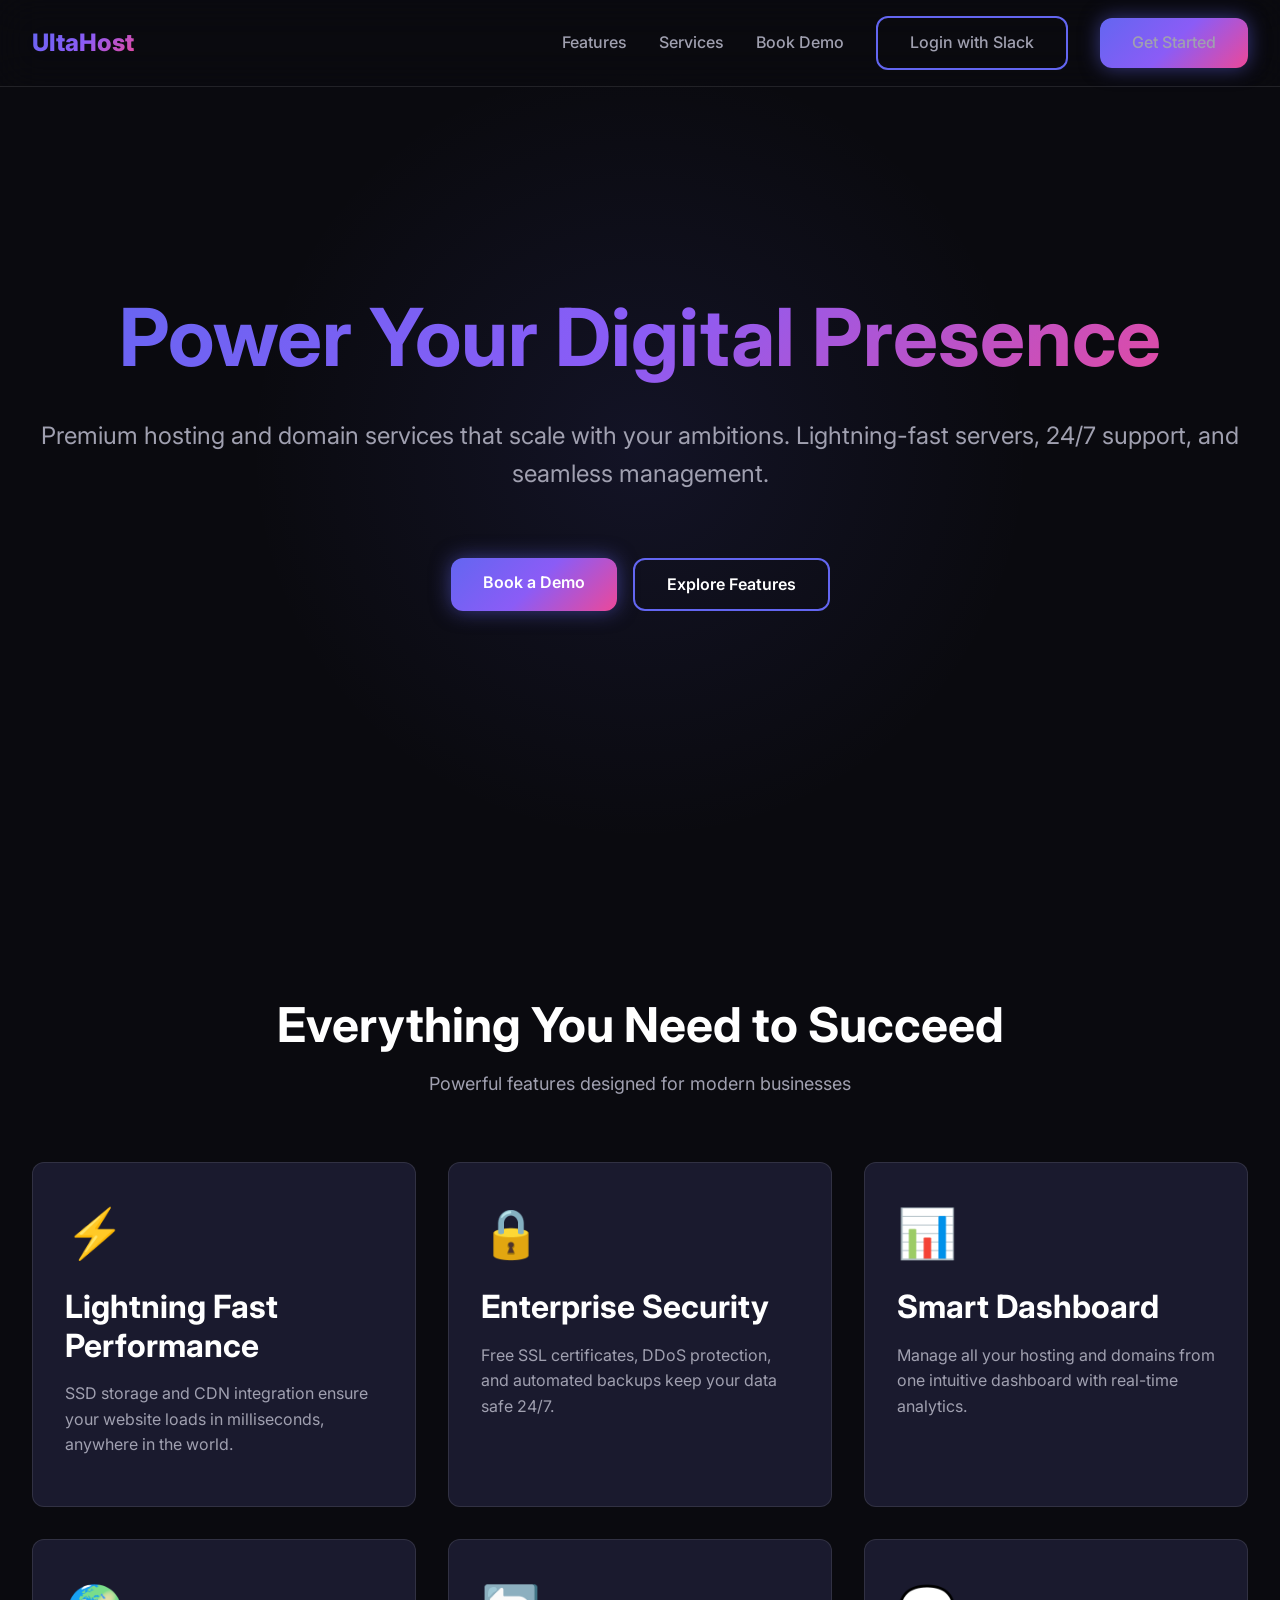
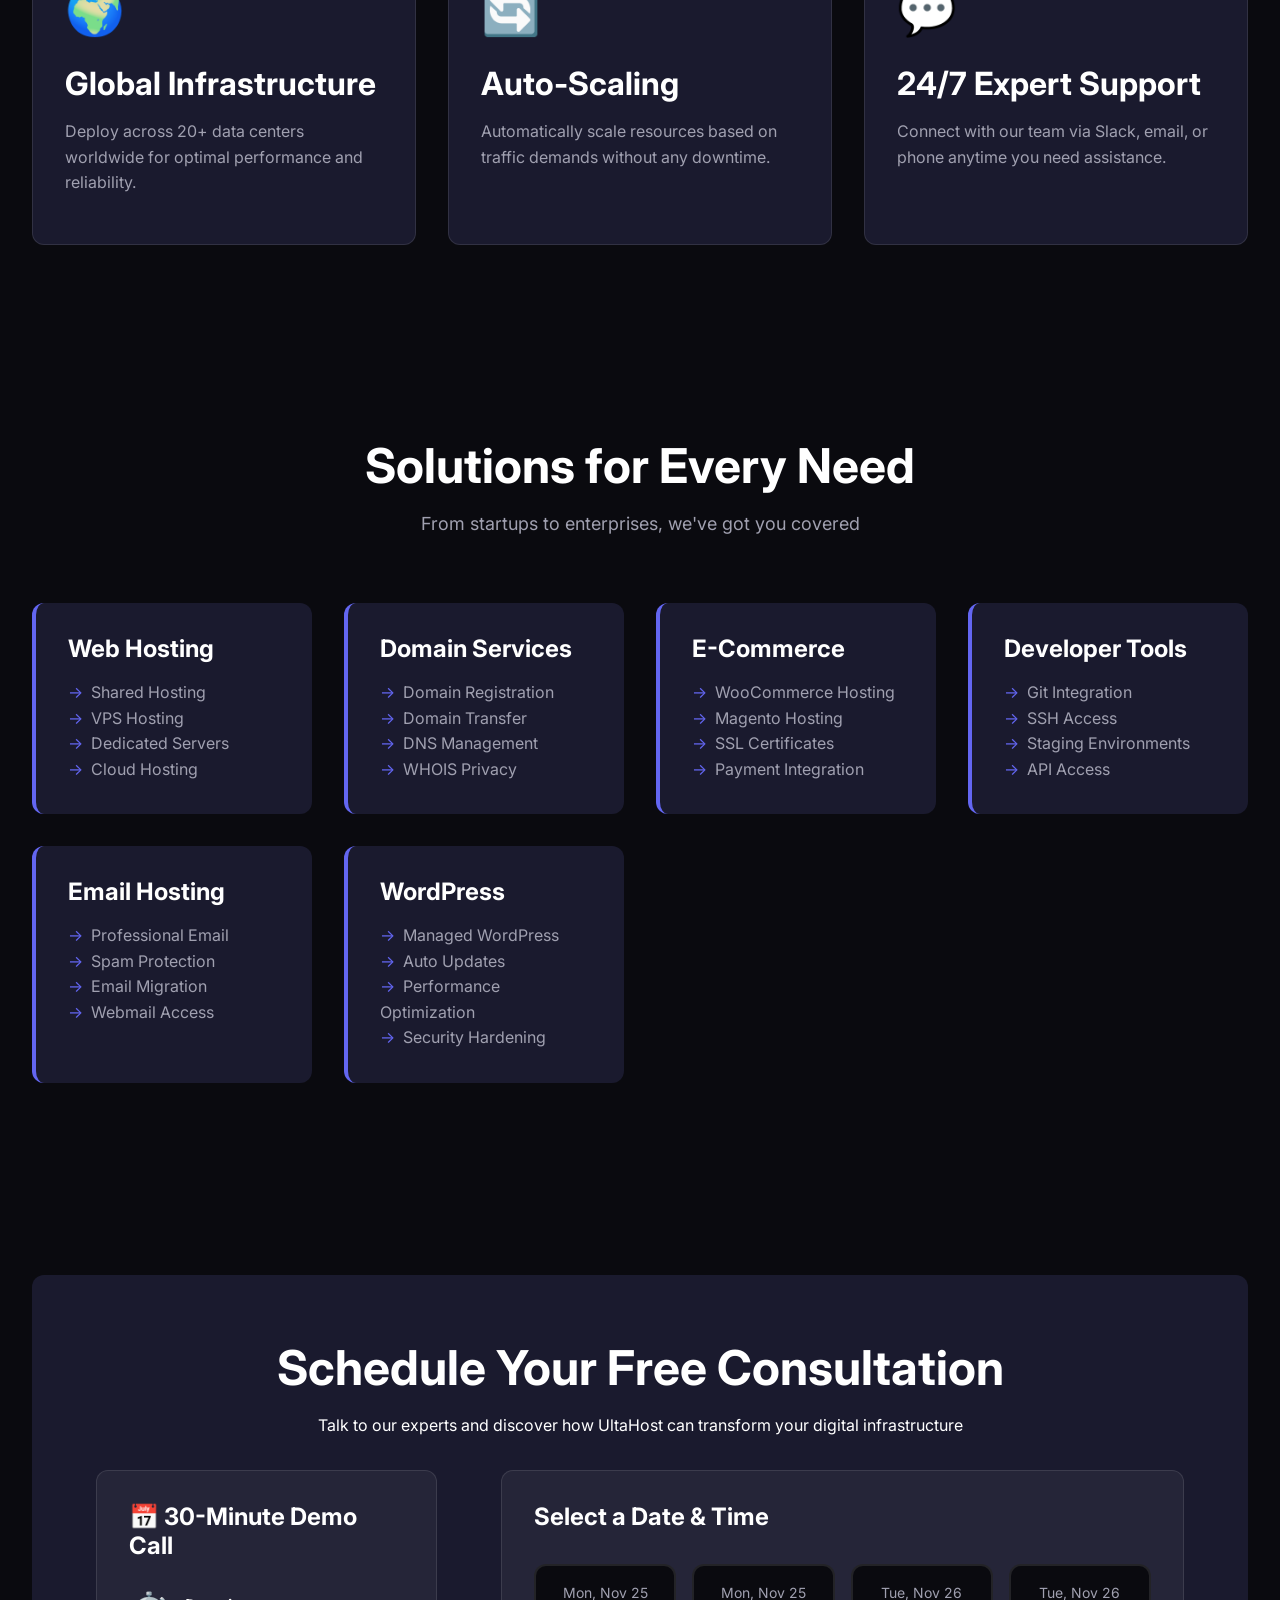
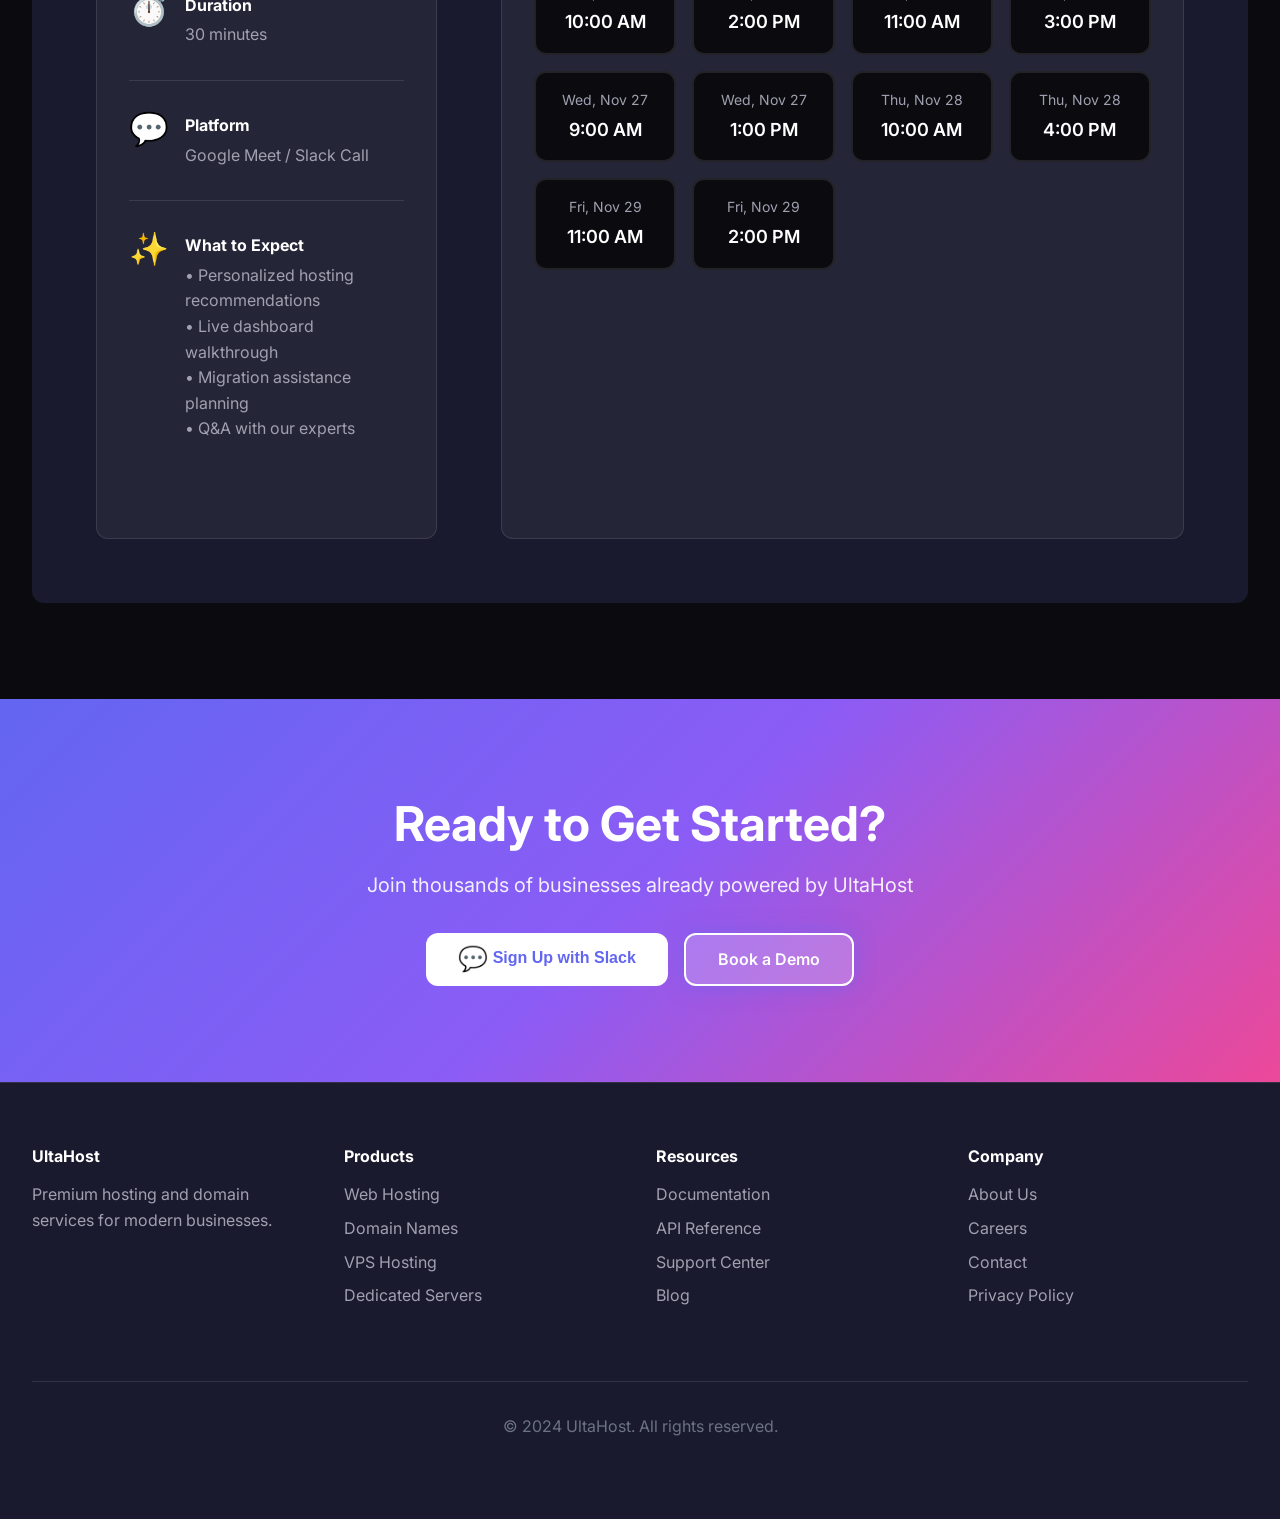
<file: index.html>
<!DOCTYPE html>
<html lang="en">

<head>
    <meta charset="UTF-8">
    <meta name="viewport" content="width=device-width, initial-scale=1.0">
    <title>UltaHost - Premium Hosting & Domain Services | Fast, Reliable, Secure</title>
    <meta name="description"
        content="Get premium hosting and domain services with UltaHost. Fast servers, 24/7 support, and seamless integration. Book a demo today!">
    <link rel="preconnect" href="https://fonts.googleapis.com">
    <link rel="preconnect" href="https://fonts.gstatic.com" crossorigin>
    <link href="https://fonts.googleapis.com/css2?family=Inter:wght@400;500;600;700;800&display=swap" rel="stylesheet">
    <link rel="stylesheet" href="styles.css">
</head>

<body>
    <!-- Navigation -->
    <nav class="navbar" id="navbar">
        <div class="nav-container">
            <div class="logo">UltaHost</div>
            <ul class="nav-links">
                <li><a href="#features">Features</a></li>
                <li><a href="#use-cases">Services</a></li>
                <li><a href="#booking">Book Demo</a></li>
                <li><a href="#" class="btn btn-secondary" id="loginBtn">Login with Slack</a></li>
                <li><a href="#" class="btn btn-primary" id="signupBtn">Get Started</a></li>
            </ul>
        </div>
    </nav>

    <!-- Hero Section -->
    <section class="hero">
        <div class="hero-content">
            <h1>Power Your Digital Presence</h1>
            <p>Premium hosting and domain services that scale with your ambitions. Lightning-fast servers, 24/7 support,
                and seamless management.</p>
            <div class="hero-cta">
                <a href="#booking" class="btn btn-primary">Book a Demo</a>
                <a href="#features" class="btn btn-secondary">Explore Features</a>
            </div>
        </div>
    </section>

    <!-- Features Section -->
    <section id="features">
        <div class="section-header">
            <h2>Everything You Need to Succeed</h2>
            <p>Powerful features designed for modern businesses</p>
        </div>
        <div class="features-grid">
            <div class="feature-card">
                <span class="feature-icon">⚡</span>
                <h3>Lightning Fast Performance</h3>
                <p>SSD storage and CDN integration ensure your website loads in milliseconds, anywhere in the world.</p>
            </div>
            <div class="feature-card">
                <span class="feature-icon">🔒</span>
                <h3>Enterprise Security</h3>
                <p>Free SSL certificates, DDoS protection, and automated backups keep your data safe 24/7.</p>
            </div>
            <div class="feature-card">
                <span class="feature-icon">📊</span>
                <h3>Smart Dashboard</h3>
                <p>Manage all your hosting and domains from one intuitive dashboard with real-time analytics.</p>
            </div>
            <div class="feature-card">
                <span class="feature-icon">🌍</span>
                <h3>Global Infrastructure</h3>
                <p>Deploy across 20+ data centers worldwide for optimal performance and reliability.</p>
            </div>
            <div class="feature-card">
                <span class="feature-icon">🔄</span>
                <h3>Auto-Scaling</h3>
                <p>Automatically scale resources based on traffic demands without any downtime.</p>
            </div>
            <div class="feature-card">
                <span class="feature-icon">💬</span>
                <h3>24/7 Expert Support</h3>
                <p>Connect with our team via Slack, email, or phone anytime you need assistance.</p>
            </div>
        </div>
    </section>

    <!-- Use Cases Section -->
    <section id="use-cases">
        <div class="section-header">
            <h2>Solutions for Every Need</h2>
            <p>From startups to enterprises, we've got you covered</p>
        </div>
        <div class="use-cases-grid">
            <div class="use-case">
                <h3>Web Hosting</h3>
                <ul>
                    <li>Shared Hosting</li>
                    <li>VPS Hosting</li>
                    <li>Dedicated Servers</li>
                    <li>Cloud Hosting</li>
                </ul>
            </div>
            <div class="use-case">
                <h3>Domain Services</h3>
                <ul>
                    <li>Domain Registration</li>
                    <li>Domain Transfer</li>
                    <li>DNS Management</li>
                    <li>WHOIS Privacy</li>
                </ul>
            </div>
            <div class="use-case">
                <h3>E-Commerce</h3>
                <ul>
                    <li>WooCommerce Hosting</li>
                    <li>Magento Hosting</li>
                    <li>SSL Certificates</li>
                    <li>Payment Integration</li>
                </ul>
            </div>
            <div class="use-case">
                <h3>Developer Tools</h3>
                <ul>
                    <li>Git Integration</li>
                    <li>SSH Access</li>
                    <li>Staging Environments</li>
                    <li>API Access</li>
                </ul>
            </div>
            <div class="use-case">
                <h3>Email Hosting</h3>
                <ul>
                    <li>Professional Email</li>
                    <li>Spam Protection</li>
                    <li>Email Migration</li>
                    <li>Webmail Access</li>
                </ul>
            </div>
            <div class="use-case">
                <h3>WordPress</h3>
                <ul>
                    <li>Managed WordPress</li>
                    <li>Auto Updates</li>
                    <li>Performance Optimization</li>
                    <li>Security Hardening</li>
                </ul>
            </div>
        </div>
    </section>

    <!-- Booking Section -->
    <section id="booking">
        <div class="booking-section">
            <h2>Schedule Your Free Consultation</h2>
            <p>Talk to our experts and discover how UltaHost can transform your digital infrastructure</p>
            <div class="booking-interface">
                <div class="booking-grid">
                    <div class="booking-info">
                        <h3>📅 30-Minute Demo Call</h3>
                        <div class="info-item">
                            <span class="info-icon">⏱️</span>
                            <div>
                                <strong>Duration</strong>
                                <p>30 minutes</p>
                            </div>
                        </div>
                        <div class="info-item">
                            <span class="info-icon">💬</span>
                            <div>
                                <strong>Platform</strong>
                                <p>Google Meet / Slack Call</p>
                            </div>
                        </div>
                        <div class="info-item">
                            <span class="info-icon">✨</span>
                            <div>
                                <strong>What to Expect</strong>
                                <p>• Personalized hosting recommendations<br>
                                    • Live dashboard walkthrough<br>
                                    • Migration assistance planning<br>
                                    • Q&A with our experts</p>
                            </div>
                        </div>
                    </div>
                    <div class="booking-calendar">
                        <h3>Select a Date & Time</h3>
                        <div class="time-slots">
                            <div class="time-slot" onclick="selectTimeSlot(this, 'Monday, Nov 25 - 10:00 AM')">
                                <div class="slot-date">Mon, Nov 25</div>
                                <div class="slot-time">10:00 AM</div>
                            </div>
                            <div class="time-slot" onclick="selectTimeSlot(this, 'Monday, Nov 25 - 2:00 PM')">
                                <div class="slot-date">Mon, Nov 25</div>
                                <div class="slot-time">2:00 PM</div>
                            </div>
                            <div class="time-slot" onclick="selectTimeSlot(this, 'Tuesday, Nov 26 - 11:00 AM')">
                                <div class="slot-date">Tue, Nov 26</div>
                                <div class="slot-time">11:00 AM</div>
                            </div>
                            <div class="time-slot" onclick="selectTimeSlot(this, 'Tuesday, Nov 26 - 3:00 PM')">
                                <div class="slot-date">Tue, Nov 26</div>
                                <div class="slot-time">3:00 PM</div>
                            </div>
                            <div class="time-slot" onclick="selectTimeSlot(this, 'Wednesday, Nov 27 - 9:00 AM')">
                                <div class="slot-date">Wed, Nov 27</div>
                                <div class="slot-time">9:00 AM</div>
                            </div>
                            <div class="time-slot" onclick="selectTimeSlot(this, 'Wednesday, Nov 27 - 1:00 PM')">
                                <div class="slot-date">Wed, Nov 27</div>
                                <div class="slot-time">1:00 PM</div>
                            </div>
                            <div class="time-slot" onclick="selectTimeSlot(this, 'Thursday, Nov 28 - 10:00 AM')">
                                <div class="slot-date">Thu, Nov 28</div>
                                <div class="slot-time">10:00 AM</div>
                            </div>
                            <div class="time-slot" onclick="selectTimeSlot(this, 'Thursday, Nov 28 - 4:00 PM')">
                                <div class="slot-date">Thu, Nov 28</div>
                                <div class="slot-time">4:00 PM</div>
                            </div>
                            <div class="time-slot" onclick="selectTimeSlot(this, 'Friday, Nov 29 - 11:00 AM')">
                                <div class="slot-date">Fri, Nov 29</div>
                                <div class="slot-time">11:00 AM</div>
                            </div>
                            <div class="time-slot" onclick="selectTimeSlot(this, 'Friday, Nov 29 - 2:00 PM')">
                                <div class="slot-date">Fri, Nov 29</div>
                                <div class="slot-time">2:00 PM</div>
                            </div>
                        </div>
                        <div class="booking-form" id="bookingForm" style="display: none;">
                            <h4>Confirm Your Booking</h4>
                            <p class="selected-time" id="selectedTime"></p>
                            <input type="text" placeholder="Your Name" class="booking-input" required>
                            <input type="email" placeholder="Your Email" class="booking-input" required>
                            <input type="tel" placeholder="Phone Number (optional)" class="booking-input">
                            <textarea placeholder="Any specific topics you'd like to discuss?" class="booking-input"
                                rows="3"></textarea>
                            <button class="btn btn-primary" style="width: 100%;" onclick="confirmBooking()">Confirm
                                Booking</button>
                        </div>
                    </div>
                </div>
            </div>
        </div>
    </section>

    <!-- CTA Section -->
    <section
        style="text-align: center; padding: 6rem 2rem; background: linear-gradient(135deg, #6366f1 0%, #8b5cf6 50%, #ec4899 100%);">
        <h2 style="font-size: 3rem; margin-bottom: 1rem;">Ready to Get Started?</h2>
        <p style="font-size: 1.25rem; margin-bottom: 2rem; opacity: 0.9;">Join thousands of businesses already powered
            by UltaHost</p>
        <div style="display: flex; gap: 1rem; justify-content: center; flex-wrap: wrap;">
            <button class="btn btn-secondary" id="slackSignupBtn"
                style="background: white; color: #6366f1; border: none;">
                <span style="font-size: 1.5rem; vertical-align: middle;">💬</span> Sign Up with Slack
            </button>
            <a href="#booking" class="btn btn-primary"
                style="background: rgba(255,255,255,0.2); border: 2px solid white;">Book a Demo</a>
        </div>
    </section>

    <!-- Footer -->
    <footer>
        <div class="footer-content">
            <div class="footer-section">
                <h4>UltaHost</h4>
                <p style="color: var(--text-secondary);">Premium hosting and domain services for modern businesses.</p>
            </div>
            <div class="footer-section">
                <h4>Products</h4>
                <ul>
                    <li><a href="#">Web Hosting</a></li>
                    <li><a href="#">Domain Names</a></li>
                    <li><a href="#">VPS Hosting</a></li>
                    <li><a href="#">Dedicated Servers</a></li>
                </ul>
            </div>
            <div class="footer-section">
                <h4>Resources</h4>
                <ul>
                    <li><a href="#">Documentation</a></li>
                    <li><a href="#">API Reference</a></li>
                    <li><a href="#">Support Center</a></li>
                    <li><a href="#">Blog</a></li>
                </ul>
            </div>
            <div class="footer-section">
                <h4>Company</h4>
                <ul>
                    <li><a href="#">About Us</a></li>
                    <li><a href="#">Careers</a></li>
                    <li><a href="#">Contact</a></li>
                    <li><a href="#">Privacy Policy</a></li>
                </ul>
            </div>
        </div>
        <div class="footer-bottom">
            <p>&copy; 2024 UltaHost. All rights reserved.</p>
        </div>
    </footer>

    <!-- Slack Auth Modal -->
    <div class="modal" id="slackModal">
        <div class="modal-content">
            <button class="modal-close" onclick="closeModal()">&times;</button>
            <h2 style="margin-bottom: 1rem;">Connect with Slack</h2>
            <p style="color: var(--text-secondary); margin-bottom: 2rem;">Sign in to access your dashboard and join our
                community workspace</p>
            <button class="btn btn-primary" style="width: 100%; margin-bottom: 1rem;" onclick="handleSlackAuth()">
                <span style="font-size: 1.5rem; vertical-align: middle;">💬</span> Continue with Slack
            </button>
            <p style="font-size: 0.875rem; color: var(--text-muted); text-align: center;">
                By continuing, you agree to our Terms of Service and Privacy Policy
            </p>
        </div>
    </div>

    <script src="script.js"></script>
</body>

</html>
</file>
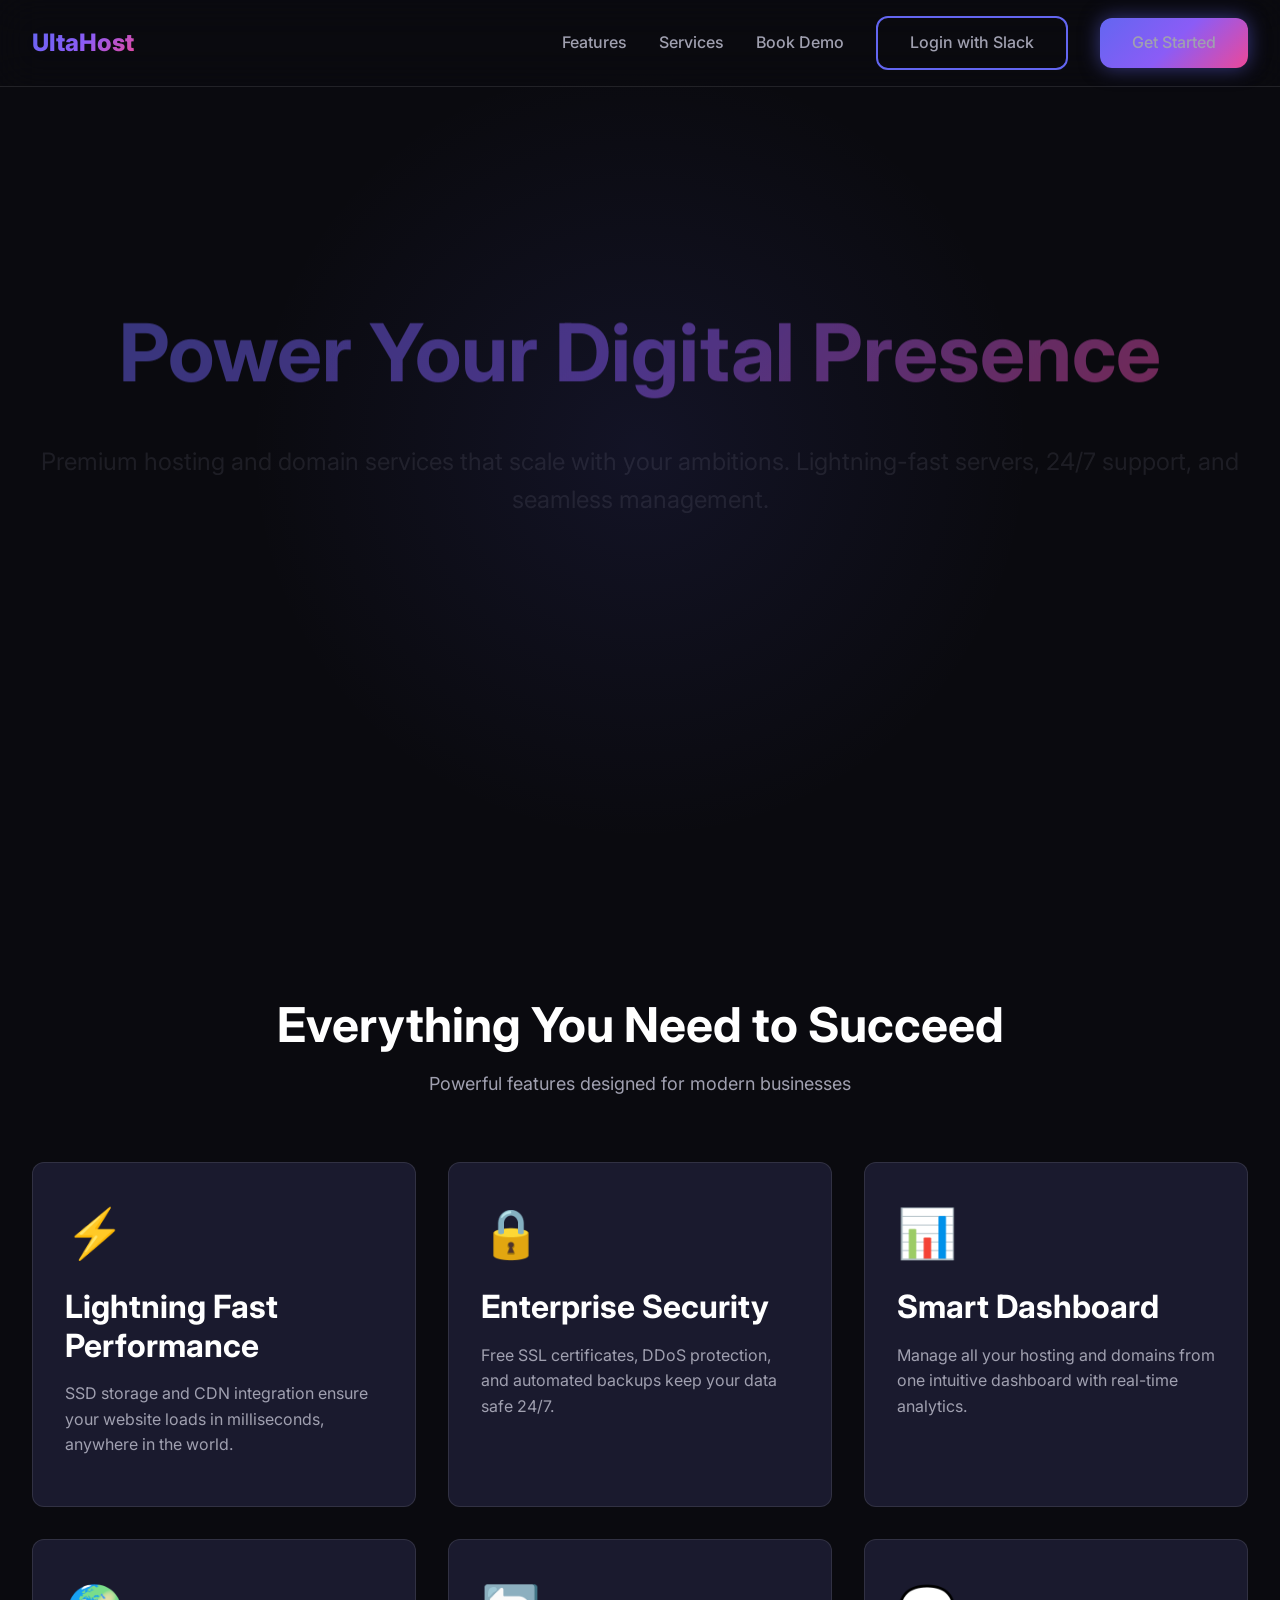
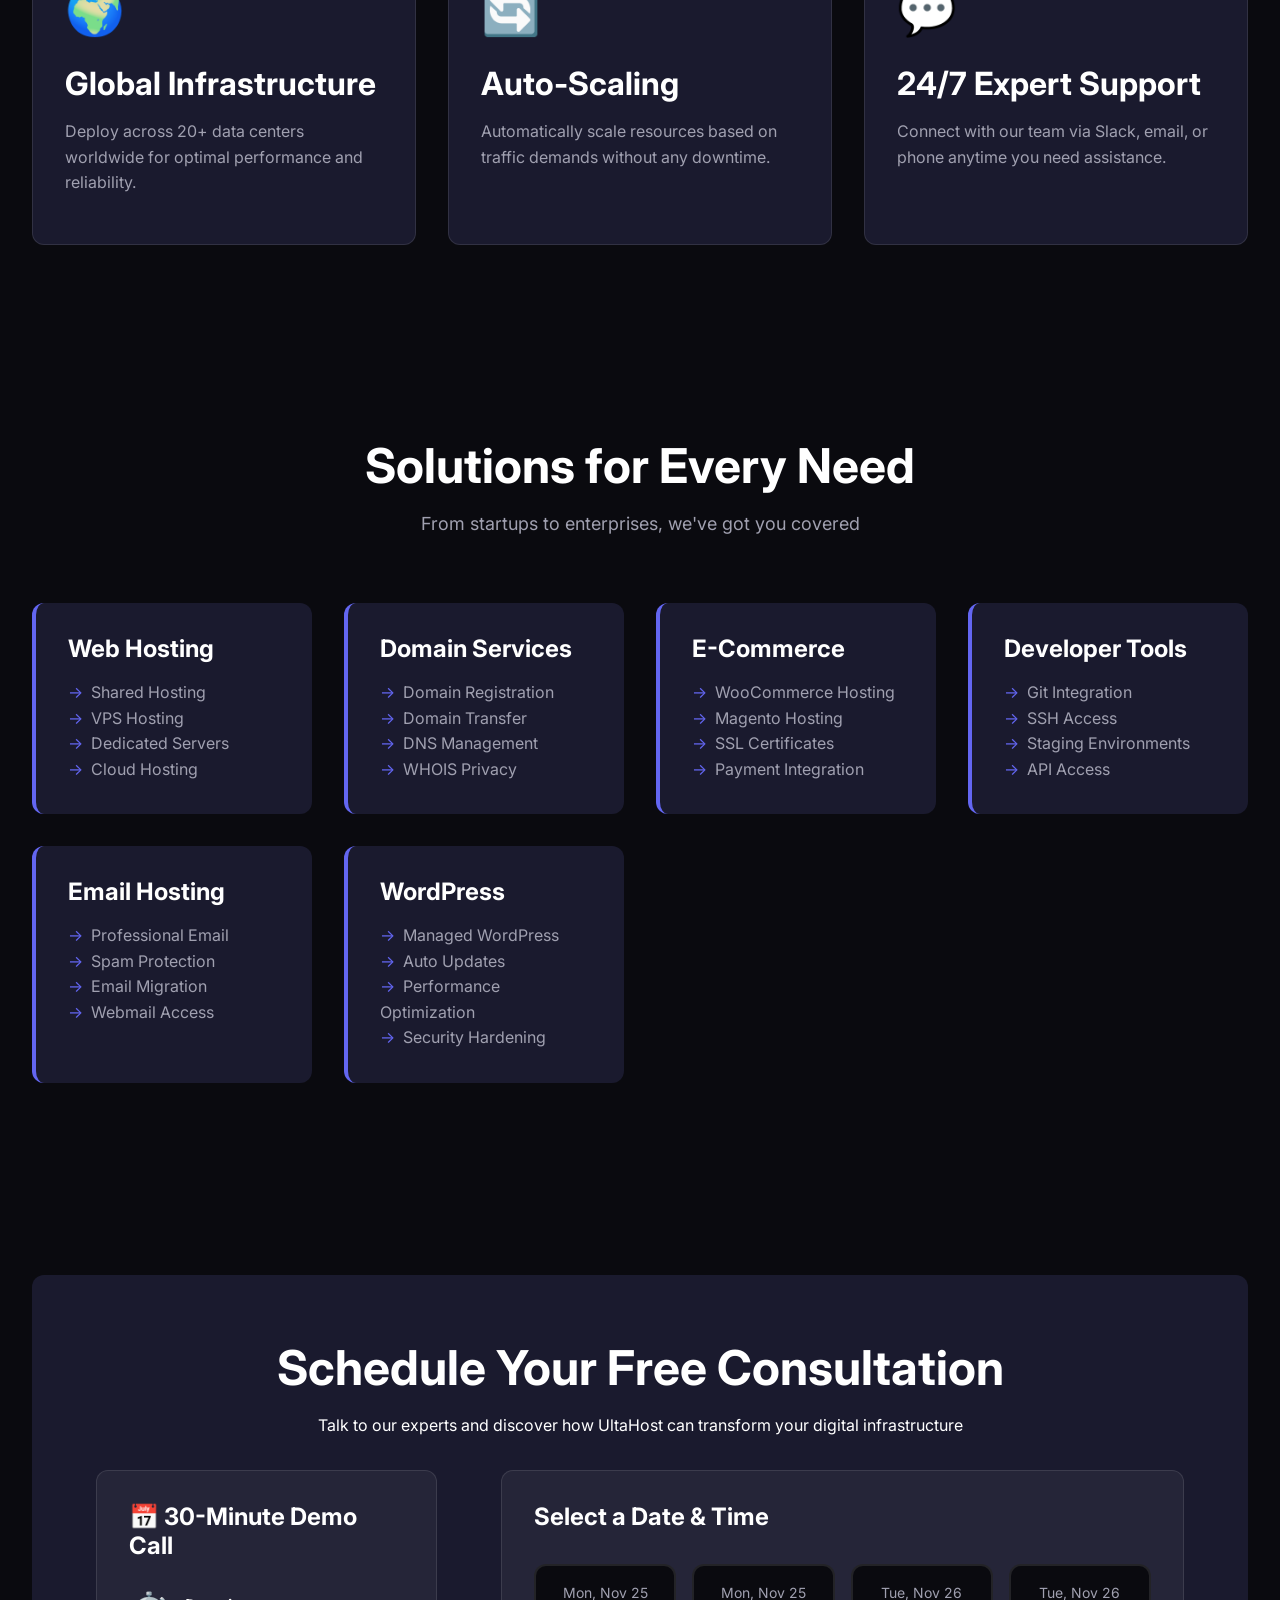
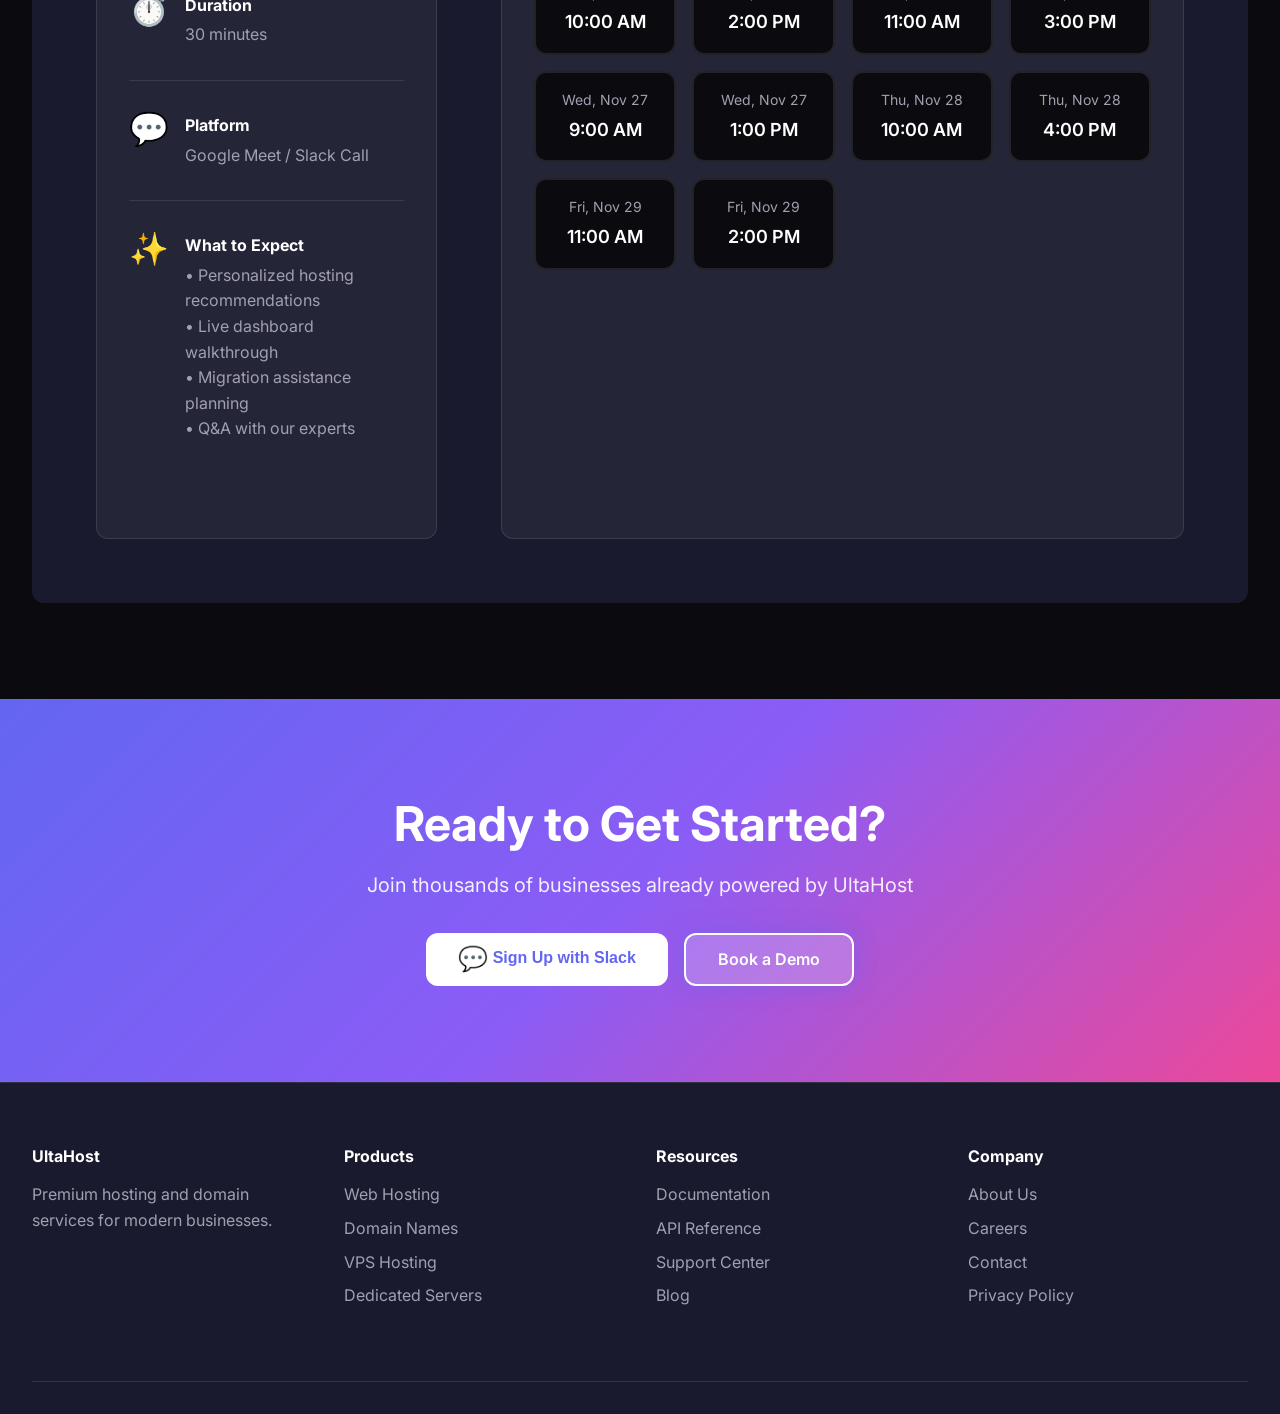
<file: dashboard.html>
<!DOCTYPE html>
<html lang="en">

<head>
    <meta charset="UTF-8">
    <meta name="viewport" content="width=device-width, initial-scale=1.0">
    <title>Dashboard - UltaHost</title>
    <link rel="preconnect" href="https://fonts.googleapis.com">
    <link rel="preconnect" href="https://fonts.gstatic.com" crossorigin>
    <link href="https://fonts.googleapis.com/css2?family=Inter:wght@400;500;600;700;800&display=swap" rel="stylesheet">
    <link rel="stylesheet" href="styles.css">
    <link rel="stylesheet" href="dashboard.css">
</head>

<body>
    <div class="dashboard-container">
        <!-- Sidebar -->
        <aside class="sidebar">
            <div class="sidebar-header">
                <div class="logo">UltaHost</div>
            </div>
            <nav class="sidebar-nav">
                <a href="#" class="nav-item active">
                    <span class="nav-icon">📊</span>
                    <span>Overview</span>
                </a>
                <a href="#" class="nav-item">
                    <span class="nav-icon">🌐</span>
                    <span>Hosting</span>
                </a>
                <a href="#" class="nav-item">
                    <span class="nav-icon">🔗</span>
                    <span>Domains</span>
                </a>
                <a href="#" class="nav-item">
                    <span class="nav-icon">📧</span>
                    <span>Email</span>
                </a>
                <a href="#" class="nav-item">
                    <span class="nav-icon">📈</span>
                    <span>Analytics</span>
                </a>
                <a href="#" class="nav-item">
                    <span class="nav-icon">⚙️</span>
                    <span>Settings</span>
                </a>
            </nav>
            <div class="sidebar-footer">
                <div class="user-profile">
                    <div class="user-avatar">👤</div>
                    <div class="user-info">
                        <div class="user-name" id="userName">Demo User</div>
                        <div class="user-email">demo@ultahost.com</div>
                    </div>
                </div>
                <button class="btn btn-secondary" onclick="logout()"
                    style="width: 100%; margin-top: 1rem;">Logout</button>
            </div>
        </aside>

        <!-- Main Content -->
        <main class="dashboard-main">
            <header class="dashboard-header">
                <div>
                    <h1>Welcome back! 👋</h1>
                    <p style="color: var(--text-secondary);">Here's what's happening with your services</p>
                </div>
                <button class="btn btn-primary">+ New Service</button>
            </header>

            <!-- Stats Grid -->
            <div class="stats-grid">
                <div class="stat-card">
                    <div class="stat-icon">🌐</div>
                    <div class="stat-content">
                        <div class="stat-label">Active Websites</div>
                        <div class="stat-value">12</div>
                        <div class="stat-change positive">+2 this month</div>
                    </div>
                </div>
                <div class="stat-card">
                    <div class="stat-icon">🔗</div>
                    <div class="stat-content">
                        <div class="stat-label">Domains</div>
                        <div class="stat-value">8</div>
                        <div class="stat-change">3 expiring soon</div>
                    </div>
                </div>
                <div class="stat-card">
                    <div class="stat-icon">📊</div>
                    <div class="stat-content">
                        <div class="stat-label">Total Visitors</div>
                        <div class="stat-value">45.2K</div>
                        <div class="stat-change positive">+12.5% vs last month</div>
                    </div>
                </div>
                <div class="stat-card">
                    <div class="stat-icon">⚡</div>
                    <div class="stat-content">
                        <div class="stat-label">Uptime</div>
                        <div class="stat-value">99.9%</div>
                        <div class="stat-change positive">All systems operational</div>
                    </div>
                </div>
            </div>

            <!-- Services Section -->
            <section class="dashboard-section">
                <div class="section-header">
                    <h2>Your Hosting Services</h2>
                    <a href="#" class="btn btn-secondary">View All</a>
                </div>
                <div class="services-grid">
                    <div class="service-card">
                        <div class="service-header">
                            <div>
                                <h3>mywebsite.com</h3>
                                <p class="service-type">Shared Hosting</p>
                            </div>
                            <span class="status-badge active">Active</span>
                        </div>
                        <div class="service-stats">
                            <div class="service-stat">
                                <span class="stat-label">Storage</span>
                                <div class="progress-bar">
                                    <div class="progress-fill" style="width: 45%"></div>
                                </div>
                                <span class="stat-value">4.5 GB / 10 GB</span>
                            </div>
                            <div class="service-stat">
                                <span class="stat-label">Bandwidth</span>
                                <div class="progress-bar">
                                    <div class="progress-fill" style="width: 32%"></div>
                                </div>
                                <span class="stat-value">32 GB / 100 GB</span>
                            </div>
                        </div>
                        <div class="service-actions">
                            <button class="btn btn-secondary">Manage</button>
                            <button class="btn btn-secondary">Analytics</button>
                        </div>
                    </div>

                    <div class="service-card">
                        <div class="service-header">
                            <div>
                                <h3>shop.example.com</h3>
                                <p class="service-type">VPS Hosting</p>
                            </div>
                            <span class="status-badge active">Active</span>
                        </div>
                        <div class="service-stats">
                            <div class="service-stat">
                                <span class="stat-label">CPU Usage</span>
                                <div class="progress-bar">
                                    <div class="progress-fill" style="width: 28%"></div>
                                </div>
                                <span class="stat-value">28%</span>
                            </div>
                            <div class="service-stat">
                                <span class="stat-label">Memory</span>
                                <div class="progress-bar">
                                    <div class="progress-fill" style="width: 56%"></div>
                                </div>
                                <span class="stat-value">2.8 GB / 5 GB</span>
                            </div>
                        </div>
                        <div class="service-actions">
                            <button class="btn btn-secondary">Manage</button>
                            <button class="btn btn-secondary">Analytics</button>
                        </div>
                    </div>
                </div>
            </section>

            <!-- Domains Section -->
            <section class="dashboard-section">
                <div class="section-header">
                    <h2>Your Domains</h2>
                    <a href="#" class="btn btn-secondary">Register New</a>
                </div>
                <div class="table-container">
                    <table class="data-table">
                        <thead>
                            <tr>
                                <th>Domain</th>
                                <th>Status</th>
                                <th>Expiry Date</th>
                                <th>Auto-Renew</th>
                                <th>Actions</th>
                            </tr>
                        </thead>
                        <tbody>
                            <tr>
                                <td><strong>mywebsite.com</strong></td>
                                <td><span class="status-badge active">Active</span></td>
                                <td>Dec 15, 2025</td>
                                <td><span class="badge-success">Enabled</span></td>
                                <td><a href="#" class="link-primary">Manage</a></td>
                            </tr>
                            <tr>
                                <td><strong>example.net</strong></td>
                                <td><span class="status-badge active">Active</span></td>
                                <td>Jan 22, 2026</td>
                                <td><span class="badge-success">Enabled</span></td>
                                <td><a href="#" class="link-primary">Manage</a></td>
                            </tr>
                            <tr>
                                <td><strong>shop.example.com</strong></td>
                                <td><span class="status-badge warning">Expiring Soon</span></td>
                                <td>Nov 30, 2024</td>
                                <td><span class="badge-warning">Disabled</span></td>
                                <td><a href="#" class="link-primary">Renew Now</a></td>
                            </tr>
                        </tbody>
                    </table>
                </div>
            </section>

            <!-- Quick Actions -->
            <section class="dashboard-section">
                <h2>Quick Actions</h2>
                <div class="quick-actions-grid">
                    <div class="action-card">
                        <span class="action-icon">🚀</span>
                        <h3>Deploy Website</h3>
                        <p>Launch a new website in minutes</p>
                    </div>
                    <div class="action-card">
                        <span class="action-icon">🔍</span>
                        <h3>Search Domains</h3>
                        <p>Find your perfect domain name</p>
                    </div>
                    <div class="action-card">
                        <span class="action-icon">📧</span>
                        <h3>Setup Email</h3>
                        <p>Create professional email accounts</p>
                    </div>
                    <div class="action-card">
                        <span class="action-icon">💬</span>
                        <h3>Contact Support</h3>
                        <p>Get help from our expert team</p>
                    </div>
                </div>
            </section>
        </main>
    </div>

    <script>
        // Check authentication
        window.addEventListener('load', () => {
            const isAuthenticated = localStorage.getItem('slackAuth');
            if (!isAuthenticated) {
                window.location.href = 'index.html';
            }

            // Set user name
            const userName = localStorage.getItem('userName');
            if (userName) {
                document.getElementById('userName').textContent = userName;
            }
        });

        // Logout function
        function logout() {
            localStorage.removeItem('slackAuth');
            localStorage.removeItem('userName');
            window.location.href = 'index.html';
        }

        // Sidebar navigation
        document.querySelectorAll('.nav-item').forEach(item => {
            item.addEventListener('click', (e) => {
                e.preventDefault();
                document.querySelectorAll('.nav-item').forEach(i => i.classList.remove('active'));
                item.classList.add('active');
            });
        });
    </script>
</body>

</html>
</file>
<file: styles.css>
/* ===== CSS VARIABLES & DESIGN SYSTEM ===== */
:root {
    /* Colors */
    --bg-primary: #0a0a0f;
    --bg-secondary: #1a1a2e;
    --bg-tertiary: #16213e;
    --accent-primary: #6366f1;
    --accent-secondary: #8b5cf6;
    --accent-gradient: linear-gradient(135deg, #6366f1 0%, #8b5cf6 50%, #ec4899 100%);
    --text-primary: #ffffff;
    --text-secondary: #a0a0b0;
    --text-muted: #6b7280;

    /* Spacing */
    --spacing-xs: 0.5rem;
    --spacing-sm: 1rem;
    --spacing-md: 2rem;
    --spacing-lg: 4rem;
    --spacing-xl: 6rem;

    /* Typography */
    --font-primary: 'Inter', -apple-system, BlinkMacSystemFont, 'Segoe UI', sans-serif;
    --font-size-xs: 0.875rem;
    --font-size-sm: 1rem;
    --font-size-md: 1.125rem;
    --font-size-lg: 1.5rem;
    --font-size-xl: 2rem;
    --font-size-2xl: 3rem;
    --font-size-3xl: 4rem;

    /* Effects */
    --border-radius: 12px;
    --transition: all 0.3s cubic-bezier(0.4, 0, 0.2, 1);
    --shadow-sm: 0 2px 8px rgba(0, 0, 0, 0.1);
    --shadow-md: 0 4px 16px rgba(0, 0, 0, 0.2);
    --shadow-lg: 0 8px 32px rgba(0, 0, 0, 0.3);
    --glow: 0 0 20px rgba(99, 102, 241, 0.5);
}

/* ===== RESET & BASE ===== */
* {
    margin: 0;
    padding: 0;
    box-sizing: border-box;
}

html {
    scroll-behavior: smooth;
}

body {
    font-family: var(--font-primary);
    background: var(--bg-primary);
    color: var(--text-primary);
    line-height: 1.6;
    overflow-x: hidden;
}

/* ===== TYPOGRAPHY ===== */
h1,
h2,
h3,
h4,
h5,
h6 {
    font-weight: 700;
    line-height: 1.2;
    margin-bottom: var(--spacing-sm);
}

h1 {
    font-size: var(--font-size-3xl);
}

h2 {
    font-size: var(--font-size-2xl);
}

h3 {
    font-size: var(--font-size-xl);
}

p {
    margin-bottom: var(--spacing-sm);
}

a {
    color: var(--accent-primary);
    text-decoration: none;
    transition: var(--transition);
}

a:hover {
    color: var(--accent-secondary);
}

/* ===== NAVIGATION ===== */
.navbar {
    position: fixed;
    top: 0;
    width: 100%;
    background: rgba(10, 10, 15, 0.8);
    backdrop-filter: blur(20px);
    border-bottom: 1px solid rgba(255, 255, 255, 0.1);
    padding: 1rem 0;
    z-index: 1000;
    transition: var(--transition);
}

.navbar.scrolled {
    background: rgba(10, 10, 15, 0.95);
    box-shadow: var(--shadow-md);
}

.nav-container {
    max-width: 1400px;
    margin: 0 auto;
    padding: 0 var(--spacing-md);
    display: flex;
    justify-content: space-between;
    align-items: center;
}

.logo {
    font-size: 1.5rem;
    font-weight: 800;
    background: var(--accent-gradient);
    -webkit-background-clip: text;
    -webkit-text-fill-color: transparent;
    background-clip: text;
}

.nav-links {
    display: flex;
    gap: var(--spacing-md);
    list-style: none;
    align-items: center;
}

.nav-links a {
    color: var(--text-secondary);
    font-weight: 500;
    transition: var(--transition);
}

.nav-links a:hover {
    color: var(--text-primary);
}

/* ===== BUTTONS ===== */
.btn {
    padding: 0.75rem 2rem;
    border-radius: var(--border-radius);
    font-weight: 600;
    cursor: pointer;
    transition: var(--transition);
    border: none;
    font-size: var(--font-size-sm);
    display: inline-block;
}

.btn-primary {
    background: var(--accent-gradient);
    color: white;
    box-shadow: var(--glow);
}

.btn-primary:hover {
    transform: translateY(-2px);
    box-shadow: 0 0 30px rgba(99, 102, 241, 0.7);
}

.btn-secondary {
    background: transparent;
    color: var(--text-primary);
    border: 2px solid var(--accent-primary);
}

.btn-secondary:hover {
    background: var(--accent-primary);
    transform: translateY(-2px);
}

/* ===== HERO SECTION ===== */
.hero {
    min-height: 100vh;
    display: flex;
    align-items: center;
    justify-content: center;
    position: relative;
    overflow: hidden;
    padding: var(--spacing-xl) var(--spacing-md);
    background: radial-gradient(circle at 50% 50%, rgba(99, 102, 241, 0.1) 0%, transparent 50%);
}

.hero-content {
    max-width: 1200px;
    text-align: center;
    z-index: 2;
}

.hero h1 {
    font-size: clamp(2.5rem, 8vw, 5rem);
    margin-bottom: var(--spacing-md);
    background: var(--accent-gradient);
    -webkit-background-clip: text;
    -webkit-text-fill-color: transparent;
    background-clip: text;
    animation: fadeInUp 0.8s ease-out;
}

.hero p {
    font-size: var(--font-size-lg);
    color: var(--text-secondary);
    margin-bottom: var(--spacing-lg);
    animation: fadeInUp 0.8s ease-out 0.2s backwards;
}

.hero-cta {
    display: flex;
    gap: var(--spacing-sm);
    justify-content: center;
    flex-wrap: wrap;
    animation: fadeInUp 0.8s ease-out 0.4s backwards;
}

/* ===== SECTIONS ===== */
section {
    padding: var(--spacing-xl) var(--spacing-md);
    max-width: 1400px;
    margin: 0 auto;
}

.section-header {
    text-align: center;
    margin-bottom: var(--spacing-lg);
}

.section-header h2 {
    margin-bottom: var(--spacing-sm);
}

.section-header p {
    color: var(--text-secondary);
    font-size: var(--font-size-md);
}

/* ===== FEATURES GRID ===== */
.features-grid {
    display: grid;
    grid-template-columns: repeat(auto-fit, minmax(300px, 1fr));
    gap: var(--spacing-md);
    margin-top: var(--spacing-lg);
}

.feature-card {
    background: var(--bg-secondary);
    padding: var(--spacing-md);
    border-radius: var(--border-radius);
    border: 1px solid rgba(255, 255, 255, 0.1);
    transition: var(--transition);
    position: relative;
    overflow: hidden;
}

.feature-card::before {
    content: '';
    position: absolute;
    top: 0;
    left: 0;
    width: 100%;
    height: 100%;
    background: var(--accent-gradient);
    opacity: 0;
    transition: var(--transition);
}

.feature-card:hover {
    transform: translateY(-5px);
    border-color: var(--accent-primary);
}

.feature-card:hover::before {
    opacity: 0.1;
}

.feature-icon {
    font-size: 3rem;
    margin-bottom: var(--spacing-sm);
    display: block;
}

.feature-card h3 {
    position: relative;
    z-index: 1;
}

.feature-card p {
    color: var(--text-secondary);
    position: relative;
    z-index: 1;
}

/* ===== USE CASES ===== */
.use-cases-grid {
    display: grid;
    grid-template-columns: repeat(auto-fit, minmax(250px, 1fr));
    gap: var(--spacing-md);
}

.use-case {
    background: var(--bg-secondary);
    padding: var(--spacing-md);
    border-radius: var(--border-radius);
    border-left: 4px solid var(--accent-primary);
}

.use-case h3 {
    font-size: var(--font-size-lg);
    margin-bottom: var(--spacing-sm);
}

.use-case ul {
    list-style: none;
    color: var(--text-secondary);
}

.use-case li::before {
    content: "→";
    color: var(--accent-primary);
    margin-right: var(--spacing-xs);
}

/* ===== BOOKING SECTION ===== */
.booking-section {
    background: var(--bg-secondary);
    border-radius: var(--border-radius);
    padding: var(--spacing-lg);
    text-align: center;
}

.booking-interface {
    margin-top: var(--spacing-md);
}

.booking-grid {
    display: grid;
    grid-template-columns: 1fr 2fr;
    gap: var(--spacing-lg);
    text-align: left;
    max-width: 1200px;
    margin: 0 auto;
}

.booking-info {
    background: rgba(255, 255, 255, 0.05);
    padding: var(--spacing-md);
    border-radius: var(--border-radius);
    border: 1px solid rgba(255, 255, 255, 0.1);
}

.booking-info h3 {
    font-size: var(--font-size-lg);
    margin-bottom: var(--spacing-md);
}

.info-item {
    display: flex;
    gap: var(--spacing-sm);
    margin-bottom: var(--spacing-md);
    padding-bottom: var(--spacing-md);
    border-bottom: 1px solid rgba(255, 255, 255, 0.1);
}

.info-item:last-child {
    border-bottom: none;
}

.info-icon {
    font-size: 2rem;
    line-height: 1;
}

.info-item strong {
    display: block;
    margin-bottom: 0.25rem;
    color: var(--text-primary);
}

.info-item p {
    color: var(--text-secondary);
    font-size: var(--font-size-sm);
    margin: 0;
    line-height: 1.6;
}

.booking-calendar {
    background: rgba(255, 255, 255, 0.05);
    padding: var(--spacing-md);
    border-radius: var(--border-radius);
    border: 1px solid rgba(255, 255, 255, 0.1);
}

.booking-calendar h3 {
    font-size: var(--font-size-lg);
    margin-bottom: var(--spacing-md);
}

.time-slots {
    display: grid;
    grid-template-columns: repeat(auto-fill, minmax(140px, 1fr));
    gap: var(--spacing-sm);
    margin-bottom: var(--spacing-md);
}

.time-slot {
    background: var(--bg-primary);
    padding: var(--spacing-sm);
    border-radius: var(--border-radius);
    border: 2px solid rgba(255, 255, 255, 0.1);
    cursor: pointer;
    transition: var(--transition);
    text-align: center;
}

.time-slot:hover {
    border-color: var(--accent-primary);
    transform: translateY(-2px);
}

.time-slot.selected {
    border-color: var(--accent-primary);
    background: linear-gradient(135deg, rgba(99, 102, 241, 0.2) 0%, rgba(139, 92, 246, 0.2) 100%);
}

.slot-date {
    font-size: var(--font-size-xs);
    color: var(--text-secondary);
    margin-bottom: 0.25rem;
}

.slot-time {
    font-size: var(--font-size-md);
    font-weight: 600;
    color: var(--text-primary);
}

.booking-form {
    margin-top: var(--spacing-md);
    padding-top: var(--spacing-md);
    border-top: 1px solid rgba(255, 255, 255, 0.1);
}

.booking-form h4 {
    margin-bottom: var(--spacing-sm);
}

.selected-time {
    color: var(--accent-primary);
    font-weight: 600;
    margin-bottom: var(--spacing-md);
    padding: var(--spacing-sm);
    background: rgba(99, 102, 241, 0.1);
    border-radius: var(--border-radius);
    text-align: center;
}

.booking-input {
    width: 100%;
    padding: 0.75rem;
    margin-bottom: var(--spacing-sm);
    background: var(--bg-primary);
    border: 2px solid rgba(255, 255, 255, 0.1);
    border-radius: var(--border-radius);
    color: var(--text-primary);
    font-family: var(--font-primary);
    font-size: var(--font-size-sm);
    transition: var(--transition);
}

.booking-input:focus {
    outline: none;
    border-color: var(--accent-primary);
}

.booking-input::placeholder {
    color: var(--text-muted);
}

/* ===== FOOTER ===== */
footer {
    background: var(--bg-secondary);
    padding: var(--spacing-lg) var(--spacing-md);
    border-top: 1px solid rgba(255, 255, 255, 0.1);
}

.footer-content {
    max-width: 1400px;
    margin: 0 auto;
    display: grid;
    grid-template-columns: repeat(auto-fit, minmax(250px, 1fr));
    gap: var(--spacing-md);
}

.footer-section h4 {
    margin-bottom: var(--spacing-sm);
}

.footer-section ul {
    list-style: none;
}

.footer-section li {
    margin-bottom: var(--spacing-xs);
}

.footer-section a {
    color: var(--text-secondary);
}

.footer-bottom {
    text-align: center;
    margin-top: var(--spacing-lg);
    padding-top: var(--spacing-md);
    border-top: 1px solid rgba(255, 255, 255, 0.1);
    color: var(--text-muted);
}

/* ===== ANIMATIONS ===== */
@keyframes fadeInUp {
    from {
        opacity: 0;
        transform: translateY(30px);
    }

    to {
        opacity: 1;
        transform: translateY(0);
    }
}

.fade-in {
    animation: fadeInUp 0.6s ease-out;
}

/* ===== RESPONSIVE ===== */
@media (max-width: 768px) {
    .nav-links {
        display: none;
    }

    .hero h1 {
        font-size: 2.5rem;
    }

    .hero-cta {
        flex-direction: column;
    }

    section {
        padding: var(--spacing-md);
    }

    .booking-grid {
        grid-template-columns: 1fr;
    }

    .time-slots {
        grid-template-columns: repeat(2, 1fr);
    }
}

/* ===== MODAL ===== */
.modal {
    display: none;
    position: fixed;
    top: 0;
    left: 0;
    width: 100%;
    height: 100%;
    background: rgba(0, 0, 0, 0.8);
    backdrop-filter: blur(10px);
    z-index: 2000;
    align-items: center;
    justify-content: center;
}

.modal.active {
    display: flex;
}

.modal-content {
    background: var(--bg-secondary);
    padding: var(--spacing-lg);
    border-radius: var(--border-radius);
    max-width: 500px;
    width: 90%;
    position: relative;
}

.modal-close {
    position: absolute;
    top: 1rem;
    right: 1rem;
    background: none;
    border: none;
    color: var(--text-primary);
    font-size: 2rem;
    cursor: pointer;
}
</file>
<file: dashboard.css>
/* ===== DASHBOARD LAYOUT ===== */
.dashboard-container {
    display: flex;
    min-height: 100vh;
    background: var(--bg-primary);
}

/* ===== SIDEBAR ===== */
.sidebar {
    width: 280px;
    background: var(--bg-secondary);
    border-right: 1px solid rgba(255, 255, 255, 0.1);
    display: flex;
    flex-direction: column;
    position: fixed;
    height: 100vh;
    overflow-y: auto;
}

.sidebar-header {
    padding: var(--spacing-md);
    border-bottom: 1px solid rgba(255, 255, 255, 0.1);
}

.sidebar-nav {
    flex: 1;
    padding: var(--spacing-md);
}

.nav-item {
    display: flex;
    align-items: center;
    gap: var(--spacing-sm);
    padding: 0.75rem var(--spacing-sm);
    color: var(--text-secondary);
    border-radius: var(--border-radius);
    margin-bottom: var(--spacing-xs);
    transition: var(--transition);
    font-weight: 500;
}

.nav-item:hover {
    background: rgba(99, 102, 241, 0.1);
    color: var(--text-primary);
}

.nav-item.active {
    background: var(--accent-gradient);
    color: white;
}

.nav-icon {
    font-size: 1.25rem;
}

.sidebar-footer {
    padding: var(--spacing-md);
    border-top: 1px solid rgba(255, 255, 255, 0.1);
}

.user-profile {
    display: flex;
    gap: var(--spacing-sm);
    align-items: center;
}

.user-avatar {
    width: 48px;
    height: 48px;
    border-radius: 50%;
    background: var(--accent-gradient);
    display: flex;
    align-items: center;
    justify-content: center;
    font-size: 1.5rem;
}

.user-info {
    flex: 1;
}

.user-name {
    font-weight: 600;
    color: var(--text-primary);
}

.user-email {
    font-size: var(--font-size-xs);
    color: var(--text-muted);
}

/* ===== MAIN CONTENT ===== */
.dashboard-main {
    flex: 1;
    margin-left: 280px;
    padding: var(--spacing-md);
    max-width: 1400px;
}

.dashboard-header {
    display: flex;
    justify-content: space-between;
    align-items: center;
    margin-bottom: var(--spacing-lg);
    flex-wrap: wrap;
    gap: var(--spacing-sm);
}

.dashboard-header h1 {
    font-size: var(--font-size-2xl);
    margin-bottom: 0.25rem;
}

/* ===== STATS GRID ===== */
.stats-grid {
    display: grid;
    grid-template-columns: repeat(auto-fit, minmax(250px, 1fr));
    gap: var(--spacing-md);
    margin-bottom: var(--spacing-lg);
}

.stat-card {
    background: var(--bg-secondary);
    padding: var(--spacing-md);
    border-radius: var(--border-radius);
    border: 1px solid rgba(255, 255, 255, 0.1);
    display: flex;
    gap: var(--spacing-sm);
    align-items: flex-start;
    transition: var(--transition);
}

.stat-card:hover {
    transform: translateY(-2px);
    border-color: var(--accent-primary);
}

.stat-icon {
    font-size: 2.5rem;
    line-height: 1;
}

.stat-content {
    flex: 1;
}

.stat-label {
    color: var(--text-secondary);
    font-size: var(--font-size-sm);
    margin-bottom: 0.25rem;
}

.stat-value {
    font-size: var(--font-size-xl);
    font-weight: 700;
    margin-bottom: 0.25rem;
}

.stat-change {
    font-size: var(--font-size-xs);
    color: var(--text-muted);
}

.stat-change.positive {
    color: #10b981;
}

/* ===== DASHBOARD SECTIONS ===== */
.dashboard-section {
    margin-bottom: var(--spacing-lg);
}

.dashboard-section .section-header {
    display: flex;
    justify-content: space-between;
    align-items: center;
    margin-bottom: var(--spacing-md);
}

.dashboard-section h2 {
    font-size: var(--font-size-xl);
}

/* ===== SERVICES GRID ===== */
.services-grid {
    display: grid;
    grid-template-columns: repeat(auto-fit, minmax(350px, 1fr));
    gap: var(--spacing-md);
}

.service-card {
    background: var(--bg-secondary);
    padding: var(--spacing-md);
    border-radius: var(--border-radius);
    border: 1px solid rgba(255, 255, 255, 0.1);
    transition: var(--transition);
}

.service-card:hover {
    border-color: var(--accent-primary);
}

.service-header {
    display: flex;
    justify-content: space-between;
    align-items: flex-start;
    margin-bottom: var(--spacing-md);
}

.service-header h3 {
    font-size: var(--font-size-lg);
    margin-bottom: 0.25rem;
}

.service-type {
    color: var(--text-secondary);
    font-size: var(--font-size-sm);
}

.status-badge {
    padding: 0.25rem 0.75rem;
    border-radius: 20px;
    font-size: var(--font-size-xs);
    font-weight: 600;
}

.status-badge.active {
    background: rgba(16, 185, 129, 0.2);
    color: #10b981;
}

.status-badge.warning {
    background: rgba(245, 158, 11, 0.2);
    color: #f59e0b;
}

.service-stats {
    margin-bottom: var(--spacing-md);
}

.service-stat {
    margin-bottom: var(--spacing-sm);
}

.service-stat .stat-label {
    display: block;
    margin-bottom: 0.5rem;
    color: var(--text-secondary);
    font-size: var(--font-size-sm);
}

.progress-bar {
    width: 100%;
    height: 8px;
    background: rgba(255, 255, 255, 0.1);
    border-radius: 4px;
    overflow: hidden;
    margin-bottom: 0.5rem;
}

.progress-fill {
    height: 100%;
    background: var(--accent-gradient);
    border-radius: 4px;
    transition: width 0.3s ease;
}

.service-stat .stat-value {
    font-size: var(--font-size-xs);
    color: var(--text-muted);
}

.service-actions {
    display: flex;
    gap: var(--spacing-xs);
}

.service-actions .btn {
    flex: 1;
    padding: 0.5rem 1rem;
    font-size: var(--font-size-sm);
}

/* ===== TABLE ===== */
.table-container {
    background: var(--bg-secondary);
    border-radius: var(--border-radius);
    border: 1px solid rgba(255, 255, 255, 0.1);
    overflow-x: auto;
}

.data-table {
    width: 100%;
    border-collapse: collapse;
}

.data-table thead {
    background: rgba(255, 255, 255, 0.05);
}

.data-table th {
    padding: var(--spacing-sm);
    text-align: left;
    font-weight: 600;
    color: var(--text-secondary);
    font-size: var(--font-size-sm);
    border-bottom: 1px solid rgba(255, 255, 255, 0.1);
}

.data-table td {
    padding: var(--spacing-sm);
    border-bottom: 1px solid rgba(255, 255, 255, 0.05);
}

.data-table tbody tr:hover {
    background: rgba(255, 255, 255, 0.02);
}

.badge-success {
    padding: 0.25rem 0.5rem;
    background: rgba(16, 185, 129, 0.2);
    color: #10b981;
    border-radius: 4px;
    font-size: var(--font-size-xs);
    font-weight: 600;
}

.badge-warning {
    padding: 0.25rem 0.5rem;
    background: rgba(245, 158, 11, 0.2);
    color: #f59e0b;
    border-radius: 4px;
    font-size: var(--font-size-xs);
    font-weight: 600;
}

.link-primary {
    color: var(--accent-primary);
    font-weight: 500;
}

.link-primary:hover {
    text-decoration: underline;
}

/* ===== QUICK ACTIONS ===== */
.quick-actions-grid {
    display: grid;
    grid-template-columns: repeat(auto-fit, minmax(200px, 1fr));
    gap: var(--spacing-md);
}

.action-card {
    background: var(--bg-secondary);
    padding: var(--spacing-md);
    border-radius: var(--border-radius);
    border: 1px solid rgba(255, 255, 255, 0.1);
    text-align: center;
    cursor: pointer;
    transition: var(--transition);
}

.action-card:hover {
    transform: translateY(-5px);
    border-color: var(--accent-primary);
    background: linear-gradient(135deg, rgba(99, 102, 241, 0.1) 0%, rgba(139, 92, 246, 0.1) 100%);
}

.action-icon {
    font-size: 3rem;
    display: block;
    margin-bottom: var(--spacing-sm);
}

.action-card h3 {
    font-size: var(--font-size-md);
    margin-bottom: 0.5rem;
}

.action-card p {
    color: var(--text-secondary);
    font-size: var(--font-size-sm);
    margin: 0;
}

/* ===== RESPONSIVE ===== */
@media (max-width: 1024px) {
    .sidebar {
        width: 240px;
    }

    .dashboard-main {
        margin-left: 240px;
    }
}

@media (max-width: 768px) {
    .sidebar {
        transform: translateX(-100%);
        transition: transform 0.3s ease;
    }

    .sidebar.open {
        transform: translateX(0);
    }

    .dashboard-main {
        margin-left: 0;
    }

    .stats-grid {
        grid-template-columns: 1fr;
    }

    .services-grid {
        grid-template-columns: 1fr;
    }

    .dashboard-header {
        flex-direction: column;
        align-items: flex-start;
    }
}
</file>
